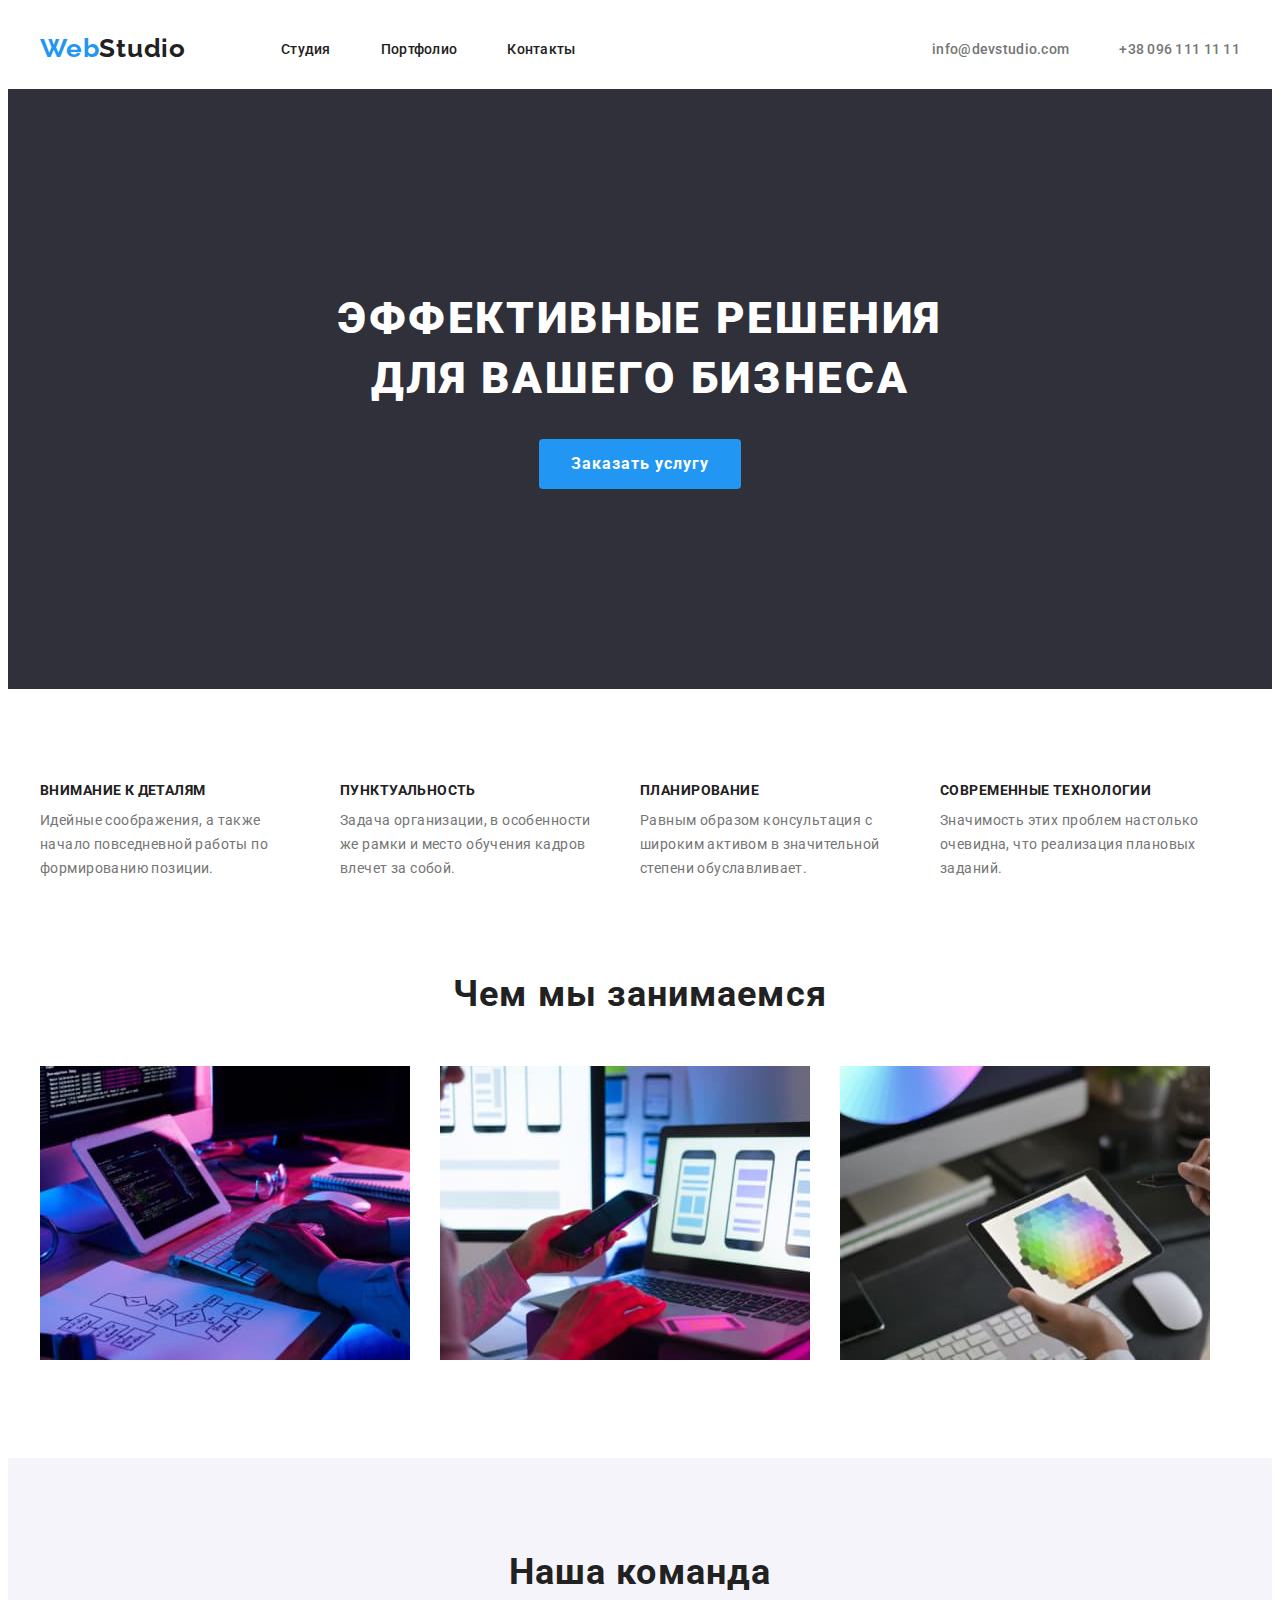
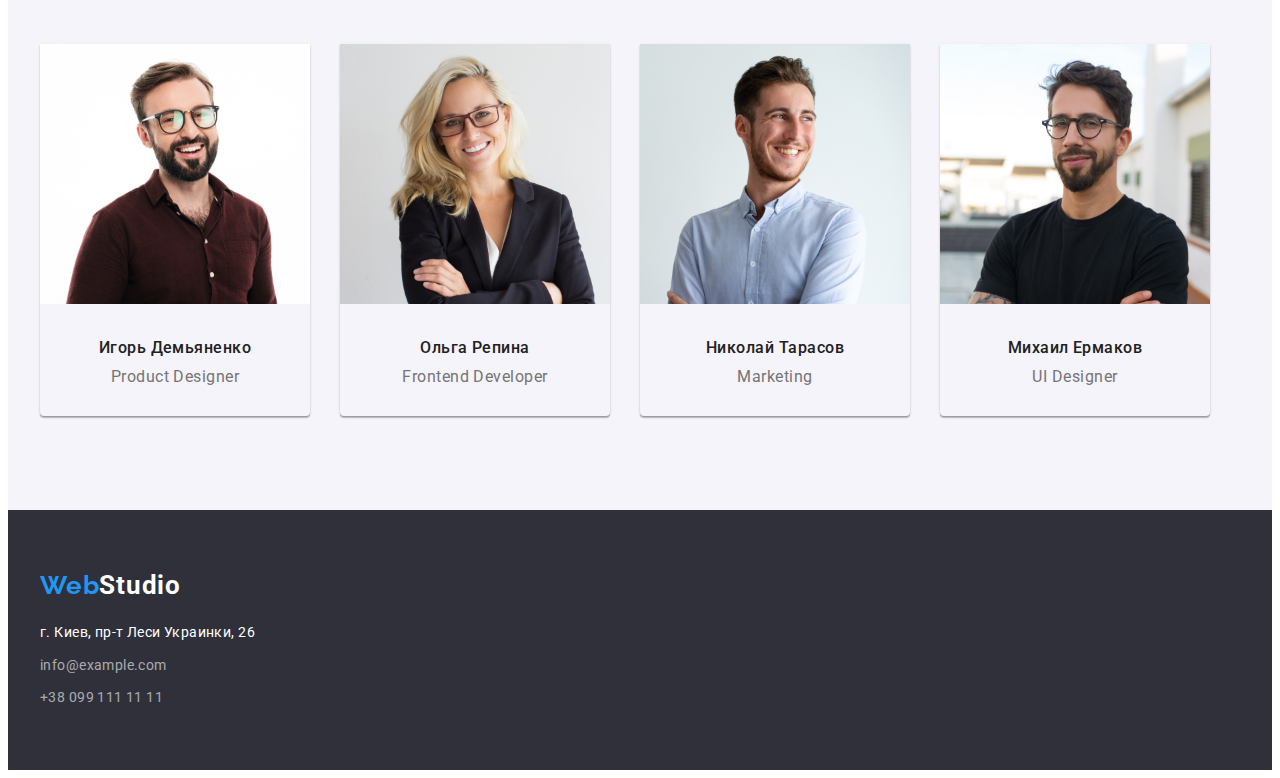
<file: index.html>
<!DOCTYPE html>
<html lang="ru">
<head>
    <meta charset="UTF-8">
    <meta http-equiv="X-UA-Compatible" content="IE=edge">
    <meta name="viewport" content="width=device-width, initial-scale=1.0">
    <title>Document</title>
    <link rel="preconnect" href="https://fonts.googleapis.com"> 
    <link rel="preconnect" href="https://fonts.gstatic.com" crossorigin> 
    <link href="https://fonts.googleapis.com/css2?family=Roboto:wght@400;500;700;900&display=swap" rel="stylesheet">
    <link rel="preconnect" href="https://fonts.googleapis.com"> 
<link rel="preconnect" href="https://fonts.gstatic.com" crossorigin> 
<link href="https://fonts.googleapis.com/css2?family=Raleway:wght@700&display=swap" rel="stylesheet">
<link rel="stylesheet" href="https://cdnjs.cloudflare.com/ajax/libs/modern-normalize/1.1.0/modern-normalize.min.css" integrity="sha512-wpPYUAdjBVSE4KJnH1VR1HeZfpl1ub8YT/NKx4PuQ5NmX2tKuGu6U/JRp5y+Y8XG2tV+wKQpNHVUX03MfMFn9Q==" crossorigin="anonymous" referrerpolicy="no-referrer" />

<link rel="stylesheet" href="./css/main.css">
</head>
<body>
        <header class="main-header">
            <!-- navigation -->
            <div class="main-container">
             <div  class="head-cont">
                <nav class="main-nav">
                    <a class="logo" href="">
                       <span class="first-logo">Web</span>Studio
                    </a>
                        <ul class="nav-tools">
                        <li class="items"><a class="nav-objects" href="">Студия</a></li>
                        <li class="items"><a class="nav-objects" href="./portfolio.html">Портфолио</a></li>
                        <li class="items"><a class="nav-objects" href="">Контакты</a></li>
                    </ul>
                  </nav>
                  <!-- contacts1 -->
                    <ul class="head-cont">
                        <li class="cont-items"><a class="contacts-first" href="mailto:info@devstudio.com">info@devstudio.com</a></li>
                        <li class="cont-items"><a class="contacts-first" href="tel:+380961111111">+38 096 111 11 11</a></li>
                    </ul>
             </div>
            </div>
               </header>

    
           <main>
            <section class="efficiency-section">
                <!-- company qualities -->
                <h1 class="efficiency">Эффективные решения для вашего бизнеса</h1>
                
                <button type="button" class="button-hero">Заказать услугу</button>
                  
                
            </section>
        
        <section class="section-features">
        <div class="main-container">
            <ul class="ab-op">
                <li class="ab-list">
                    <h3 class="ability-option">Внимание к деталям</h3>
                    <p class="ability-text" >Идейные соображения, а также  начало повседневной работы по формированию позиции.</p>
                </li>
                <li class="ab-list">
                    <h3 class="ability-option">Пунктуальность</h3>
                    <p class="ability-text" >Задача организации, в особенности же рамки и место обучения кадров влечет за собой.</p>
                </li>
                <li class="ab-list">
                    <h3 class="ability-option">Планирование</h3>
                    <p class="ability-text" >
                        Равным образом консультация с широким активом в значительной степени обуславливает.
                    </p>
                </li>
                <li class="ab-list">
                    <h3 class="ability-option">Современные технологии</h3>
                    <p class="ability-text" >Значимость этих проблем настолько очевидна, что реализация плановых заданий.</p>
                </li>
            </ul>
        </div>
            
            
        </section>
        
        <section class="section-contact">
            <div class="main-container">
<!-- company services -->
<h2 class="responsibilities">Чем мы занимаемся</h2>
<ul class="main-cart">
   <li class="photo-list">  <a href="">
       <img src="./images/img.jpg"

       width="370"
       height="294"

       alt="Вёрстка">
      </a>
   </li>
   <li class="photo-list">
       <a href="">
           <img src="./images/img-2.jpg" 
           width="370"
           height="294"
           alt="Выбором цвета">
         </a>
   </li>
   <li class="photo-list">
       <a href="">
           <img src="./images/img-3.jpg" 
           width="370"
       height="294"
           alt="Дизайн">
         </a>
   </li>
</ul>
            </div>
            
        
        </section>
        
        <section class="section-team">
            <div class="main-container">
<!-- company participants -->
<h2 class="team">
    Наша команда
</h2>
<ul class="staff">
    <li class="pic-staff">
  <a href=""> <img src="./images/img.photo.jpg"
    width="270"

    alt=""> 
    <div class="div-part">
        <h3 class="participant">Игорь Демьяненко</h3>
        <p class="part-aby">Product Designer</p> 
    </div>
   
</a>
    </li>
    
    <li class="pic-staff">
        <a href=""><img src="./images/img-2.photojpg.jpg" 
            width="270"

            alt=""> 
            <div class="div-part">
                <h3 class="participant"> Ольга Репина</h3>
                <p class="part-aby"> Frontend Developer</p>
            </div>
          
        </a>
            
    </li>
    <li class="pic-staff">
        <a href=""><img src="./images/img-3.photojpg.jpg" 
            width="270"
            
             alt=""> 
             <div class="div-part">
                <h3 class="participant"> Николай Тарасов</h3>
                <p class="part-aby">Marketing</p>
             </div>
            
        </a>
        
    </li>
    <li class="pic-staff">
        <a href=""><img src="./images/img-4.photojpg.jpg" 
            width="270"

            alt=""> 
            <div class="div-part">
                <h3 class="participant">Михаил Ермаков</h3>
                <p class="part-aby">  UI Designer</p>
            </div>
           
        </a>
       
    </li>
</ul>
            </div>
            
        </section>
           </main>
           <footer class="contact-footer">

            <div class="main-container">
<!-- contacts&adress -->
<a  class="logo-footer" href=""> <span class="first-logo">Web</span>Studio</a>   
<address class="adress-footer">
    <ul>
        <li><a class="adress" href="">г. Киев, пр-т Леси Украинки, 26</a></li>
      <li class="contact-li">
        <a class="contact-adress" href="mailto:info@example.com">info@example.com</a>
      </li>
      <li class="footer-tel">
        <a class="contact-adress" href="tel:+380991111111">+38 099 111 11 11</a>
      </li>
    </ul>
</address>
            </div>
            
           </footer>
   
</body>
</html>
</file>
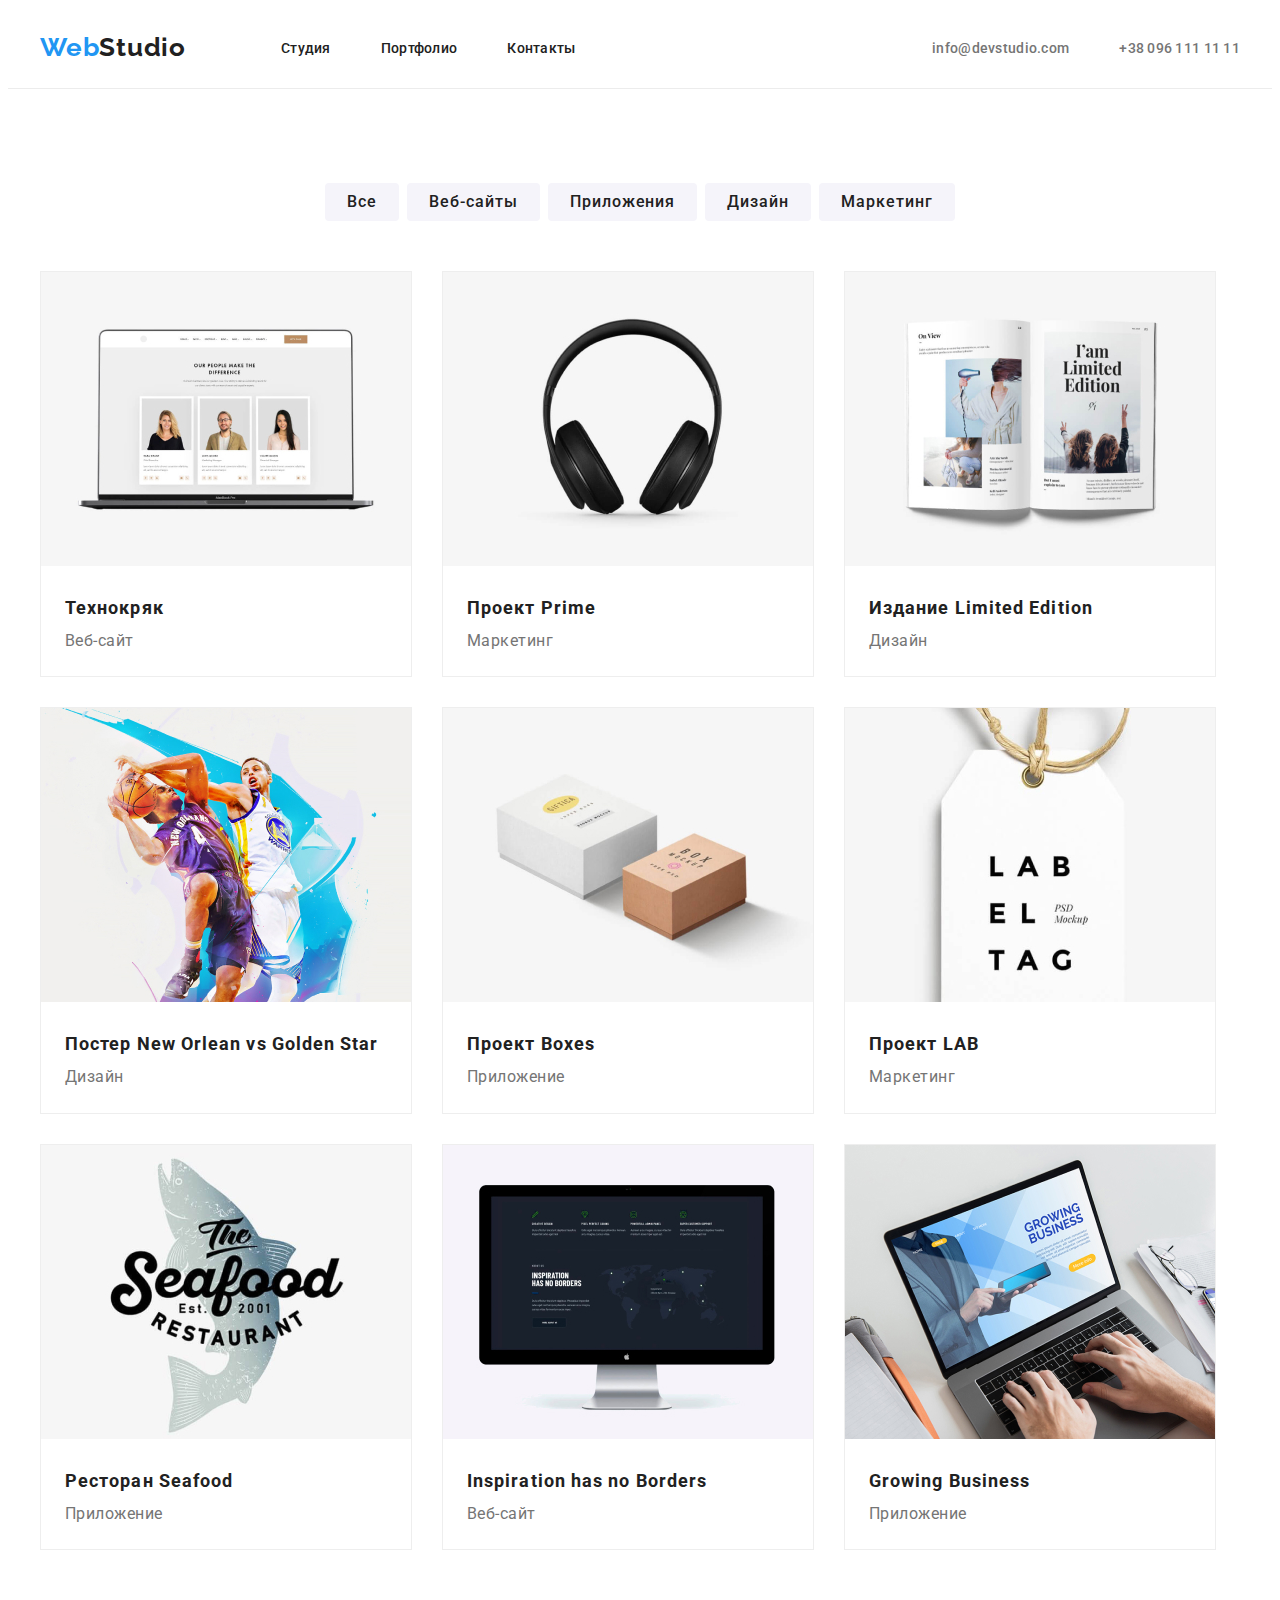
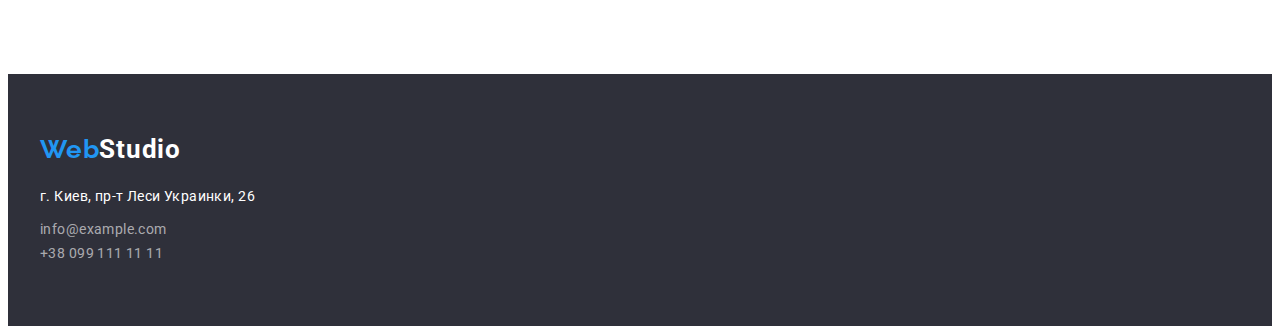
<file: portfolio.html>
<!DOCTYPE html>
<html lang="en">
<head>
    <meta charset="UTF-8">
    <meta http-equiv="X-UA-Compatible" content="IE=edge">
    <meta name="viewport" content="width=device-width, initial-scale=1.0">
    <title>Document</title>
    <link rel="preconnect" href="https://fonts.googleapis.com"> 
    <link rel="preconnect" href="https://fonts.gstatic.com" crossorigin> 
    <link href="https://fonts.googleapis.com/css2?family=Roboto:wght@400;500;700;900&display=swap" rel="stylesheet">

    <link rel="preconnect" href="https://fonts.googleapis.com"> 
    <link rel="preconnect" href="https://fonts.gstatic.com" crossorigin> 
    <link href="https://fonts.googleapis.com/css2?family=Raleway:wght@700&display=swap" rel="stylesheet">
    <link rel="stylesheet" href="https://cdnjs.cloudflare.com/ajax/libs/modern-normalize/1.1.0/modern-normalize.min.css" integrity="sha512-wpPYUAdjBVSE4KJnH1VR1HeZfpl1ub8YT/NKx4PuQ5NmX2tKuGu6U/JRp5y+Y8XG2tV+wKQpNHVUX03MfMFn9Q==" crossorigin="anonymous" referrerpolicy="no-referrer" />
        <link rel="stylesheet" href="./css/main.css">
    </head>
<body class="body-portfolio">
        <header class="hd-pf">
            <div class="main-container">
                <div  class="head-cont">
                    <nav class="main-nav">
                        <a class="logo" href="">
                           <span class="first-logo">Web</span>Studio
                        </a>
                            <ul class="nav-tools">
                            <li class="items"><a class="nav-objects" href="./index.html">Студия</a></li>
                            <li class="items"><a class="nav-objects" href="./portfolio.html">Портфолио</a></li>
                            <li class="items"><a class="nav-objects" href="">Контакты</a></li>
                        </ul>
                      </nav>
                      <!-- contacts1 -->
                        <ul class="head-cont">
                            <li class="cont-items"><a class="contacts-first" href="mailto:info@devstudio.com">info@devstudio.com</a></li>
                            <li class="cont-items"><a class="contacts-first" href="tel:+380961111111">+38 096 111 11 11</a></li>
                        </ul>
                 </div>
            </div>
           
        </header>
        <main>
           
            <section class="port-gallery">
                <div class="main-container">
                    <div class="button-container">
                        <ul class="portfolio-button">
                            <li class="port-button"><button type="button" class="port-hero">Все</button></li>
                            <li class="port-button"><button type="button" class="port-hero">Веб-сайты</button></li>
                            <li class="port-button"><button type="button" class="port-hero">Приложения</button></li>
                            <li class="port-button"><button type="button" class="port-hero">Дизайн</button></li>
                            <li class="port-button"><button type="button" class="port-hero">Маркетинг</button></li>
                        </ul>
                        
                    </div>
                    
        <!-- photos portfolio -->
        <div class="portfolio-gallery">
            <ul >
                <div class="div-cont">
                    <li class="li-port">
                        <a href="">
                            <img src="./portfolio.images/portfolio.img.jpg" alt="">
                        <div class="photo-text">
                            <h3>Технокряк</h3>
                            <p>Веб-сайт</p>
                        </div> 
                        </a>
                </li>
        
                    <li class="li-port">
                        <a href="">
                            <img src="./portfolio.images/portfolio.img-4.jpg" alt="">
                            <div class="photo-text">
                                <h3>Проект Prime</h3>
                                <p>Маркетинг</p>   
                            </div>
                                         
                             </a>
        
                    </li>
        
                    <li class="li-port">
                      <a href="">
                        <img src="./portfolio.images/portfolio.img-7.jpg" alt="">
                        <div class="photo-text">
                            <h3>Издание Limited Edition</h3>
                            <p>Дизайн</p>    
                        </div>
                                     
                         </a>
                    </li>
                </div>
    
         <div class="div-cont">
            <li class="li-port">
                <a href="">
                    <img src="./portfolio.images/portfolio.img-2.jpg" alt="">
                    <div class="photo-text">
                        <h3>Постер New Orlean vs Golden Star</h3>
                        <p>Дизайн</p>        
                    </div>
                             
                     </a>
            </li>
    
            <li class="li-port">
               <a href="">
                <img src="./portfolio.images/portfolio.img-5.jpg" alt="">
                <div class="photo-text">
                    <h3>Проект Boxes</h3>
                    <p>Приложение</p>  
                </div>
                              
                     </a>
            </li>
    
            <li class="li-port">
                <a href="">
                    <img src="./portfolio.images/portfolio.img-8.jpg" alt="">
                    <div class="photo-text">
                        <h3>Проект LAB</h3>
                        <p>Маркетинг</p>          
                    </div>
                          
                     </a>
            </li>
         </div>
    
         <div class="div-cont">
            
            <li class="li-port">
                <a href="">
                 <img src="./portfolio.images/portfolio.img-3.jpg" alt="">
                 <div class="photo-text">
                    <h3>Ресторан Seafood</h3>
                    <p>Приложение</p> 
                 </div>
                                
                       </a>
             </li>
    
             <li class="li-port">
                <a href="">
                 <img src="./portfolio.images/portfolio.img-6.jpg" alt="">
                 <div class="photo-text">
                    <h3>Inspiration has no Borders</h3>
                    <p>Веб-сайт</p>    
                 </div>
                             
                       </a>
             </li>
    
             <li class="li-port">
                 <a href="">
                     <img src="./portfolio.images/portfolio.img-9.jpg" alt="">
                     <div class="photo-text">
                        <h3>Growing Business</h3>
                        <p>Приложение</p>            
                     </div>
                          
                      </a>
             </li>
         </div>
    
            </ul>
            </div>
                </div>
                
        
            </section>
    
        </main>
    
        <footer class="contact-footer">

            <div class="main-container">
<!-- contacts&adress -->
<a  class="logo-footer" href=""> <span class="first-logo">Web</span>Studio</a>   
<address class="adress-footer">
    <ul>
        <li><a class="adress" href="">г. Киев, пр-т Леси Украинки, 26</a></li>
      <li class="contact-li">
        <a class="contact-adress" href="mailto:info@example.com">info@example.com</a>
      </li>
      <li>
        <a class="contact-adress" href="tel:+380991111111">+38 099 111 11 11</a>
      </li>
    </ul>
</address>
            </div>
            
           </footer>
  </head>  
</body>
</html>
</file>
<file: css/main.css>
/* main color FFFFFF */
/* text color 212121 */
/* paragraph color 757575 */
/* side color #2196F3 */

:root {
 --primary-text-color: #2196F3;
 --title-text-color: #212121;
 --accent-color: #757575;
 --title-accent-color:#ffff;

}

body {
    background-color: #FFFFFF;
    font-family: "Roboto", sans-serif;
}
a {
    text-decoration: none;
}
ul {
    list-style-type: none;
}
p,
h1,
h2,
h3,
h4,
h5,
h6 {
  margin: 0;
}

ul {
  margin: 0;
  padding: 0;
  list-style: none;
}

button {
  cursor: pointer;
}

.container {
    display: flex;
}

.main-container {
width: 1200px;
margin-left: auto;
margin-right: auto;
padding-right: 15px;
padding-left: 15px;
}

.main-header{
    padding-top: 25px;
    padding-bottom: 25px;
}

.head-cont {
    display: flex;
    align-items: center;
}

.main-nav {
  
    display: flex;
    align-items: center;
}

.logo {
   
   color:var(--title-text-color);
   font-family: 'Raleway';
   font-weight: 700;
font-size: 26px;
line-height: 1.19;
letter-spacing: 0.03em;
}
.first-logo{
    color: var(--primary-text-color);
    font-family: 'Raleway';
}

.nav-tools {
margin-left: 95px;
    display: flex;
    margin-bottom: 0;
    margin-top: 0;
    
}


.nav-objects:hover, .nav-objects:focus {
    color: var(--primary-text-color);
    
}
.nav-objects {
    color: var(--title-text-color);
    font-weight: 500;
    font-size: 14px;
    line-height: 1.14;
    letter-spacing: 0.02em;
}

.items:not(:last-child) {
margin-right: 50px;
}

.head-cont {
margin-left: auto;
    display: flex;
}
.cont-items:not(:first-child) {
    margin-left: 50px;
}

.contacts-first:hover, .contacts-first:focus {
    color: var(--primary-text-color);
}

.contacts-first {
    color: var(--accent-color);
    font-style: normal;
font-weight: 500;
font-size: 14px;
line-height: 1.14;
letter-spacing: 0.02em;

}

.efficiency-section {

    text-align: center;
    background-color: #2F303A;
    padding-top: 200px;
    padding-bottom: 200px;
}

.efficiency {
    margin-left: auto;
    margin-right: auto;
    width: 700px;
    font-weight: 900;
    font-size: 44px;
    line-height: 1.36;
    text-align: center;
    letter-spacing: 0.06em;
    text-transform: uppercase;
    
    color:#FFFFFF;
}

.button-hero:hover, .button:focus {
    background-color:var(--title-accent-color);
    color:var(--primary-text-color) ;
}

.button-hero{
    margin-top: 30px;
    border: none;
    border-radius: 4px;
padding: 10px 32px;
 margin-left: auto;
 margin-right: auto;
font-family: 'Roboto';
font-weight: 700;
font-size: 16px;
line-height: 1.9;
letter-spacing: 0.06em;
    background-color: var(--primary-text-color);
    color: #FFFFFF;
    
}

.section-features {
    padding-top: 94px;
    padding-bottom: 94px;
}

.ab-op {
    display: flex;

}

.ab-list {
    width: 270px;
}

.ab-list:not(:last-child) {
margin-right: 30px; 
}

.ability-option{
    margin-bottom: 10px;
    color: var(--title-text-color);
    font-weight: 700;
    font-size: 14px;
    line-height: 1.14;
    letter-spacing: 0.03em;
    text-transform: uppercase;
}

.ability-text {
    color: var(--accent-color);
    font-weight: 400;
    font-size: 14px;
    line-height: 1.7;
    letter-spacing: 0.03em;
}
.section-contact{
    padding-bottom: 94px;
}


.responsibilities, .team {
    color: var(--title-text-color);
    font-weight: 700;
    font-size: 36px;
    line-height: 1.16;
    text-align: center;
    letter-spacing: 0.03em;
    margin-bottom: 0px;
    margin-top: 0px;
}


.main-cart {
margin-top: 50px;
    display: flex;
}

.photo-list {
margin-right: 30px;   
}

.section-team {
    padding-top: 94px;
    padding-bottom: 94px;
    background-color: #F5F4FA;
}

.team {
    font-weight: 700;
    font-size: 36px;
    line-height: 1.16;
    text-align: center;
    letter-spacing: 0.03em;
}

.staff {

    margin-top: 50px;
    display: flex;
   
}
.pic-staff {
    
    border-radius: 0px 0px 4px 4px;
    box-shadow: 0px 1px 3px rgba(0, 0, 0, 0.12), 0px 1px 1px rgba(0, 0, 0, 0.14),
      0px 2px 1px rgba(0, 0, 0, 0.2);
}

.pic-staff:not(:last-child) {

    margin-right: 30px;
}


.div-part {
    text-align: center;
    padding-top: 30px;
    padding-bottom: 30px;
}


.participant {
   color: var(--title-text-color);
   font-weight: 500;
font-size: 16px;
line-height: 1.19;
letter-spacing: 0.03em;
}

.part-aby {
    margin-top: 10px;
    color: var(--accent-color);
    font-weight: 400;
font-size: 16px;
line-height: 1.19;
letter-spacing: 0.03em;
}

.logo-footer {
    color: #FFFFFF;
    font-weight: 700;
font-size: 26px;
line-height: 1.19;
letter-spacing: 0.03em;

}

.adress-footer {
    margin-top: 20px;
}
.contact-footer {
    background-color: #2F303A;
   padding-top: 60px;
   padding-bottom: 60px;
}

.adress {
    color: #FFFFFF;
    font-weight: 400;
    font-style: normal;
font-size: 14px;
line-height: 1.7;
letter-spacing: 0.03em;
color: #FFFFFF;
}

.contact-li{
    margin-top: 9px;
}

.contact-adress {
    font-style: normal;
    font-weight: 400;
    font-size: 14px;
    line-height: 1.7;
    letter-spacing: 0.03em;
    color: rgba(255, 255, 255, 0.6);
}

.footer-tel {

    margin-top: 9px;
}
/* portfolio  */
/* main color FFFFFF */
/* text color 212121 */
/* paragraph color 757575 */
/* side color #2196F3 */

/* header portfolio */
.hd-pf {
    border-bottom: 1px solid #ececec;
    padding-top: 24px;
    padding-bottom: 25px;

}

.port-gallery {
    padding-bottom: 94px;
    padding-top: 94px;
}


   
   

   .port-hero:hover, .port-hero:focus {
  color: #ffff;
    background-color: var(--primary-text-color);
   }
   
   .portfolio-button {
  display: flex;
  justify-content: center;
   }
.port-button:not(:last-child){
margin-right: 8px;
    
}

   .port-hero {
    background-color:#F5F4FA;
    color: #212121;
    border: none;
    border-radius: 4px;
padding: 6px 22px;
 
font-family: 'Roboto';
font-weight: 500;
font-size: 16px;
line-height: 1.63;
letter-spacing: 0.06em;
   }
.portfolio-gallery {
    margin-top: 50px;
}

.portfolio-gallery h3{
    color:var(--title-text-color);
    font-weight: 700;
font-size: 18px;
line-height: 2;
letter-spacing: 0.06em;
}

.portfolio-gallery p{
    color: var(--accent-color);
    font-weight: 400;
font-size: 16px;
line-height: 1.9;
letter-spacing: 0.03em;

}

.portfolio-gallery li{
    border: 1px solid #EEEEEE

}

.div-cont {
    display: flex;

}

.li-port {
border: #F5F4FA;
    margin-right: 30px;
    margin-bottom: 30px;
}

.photo-text {
    padding: 20px 24px;
}
</file>
